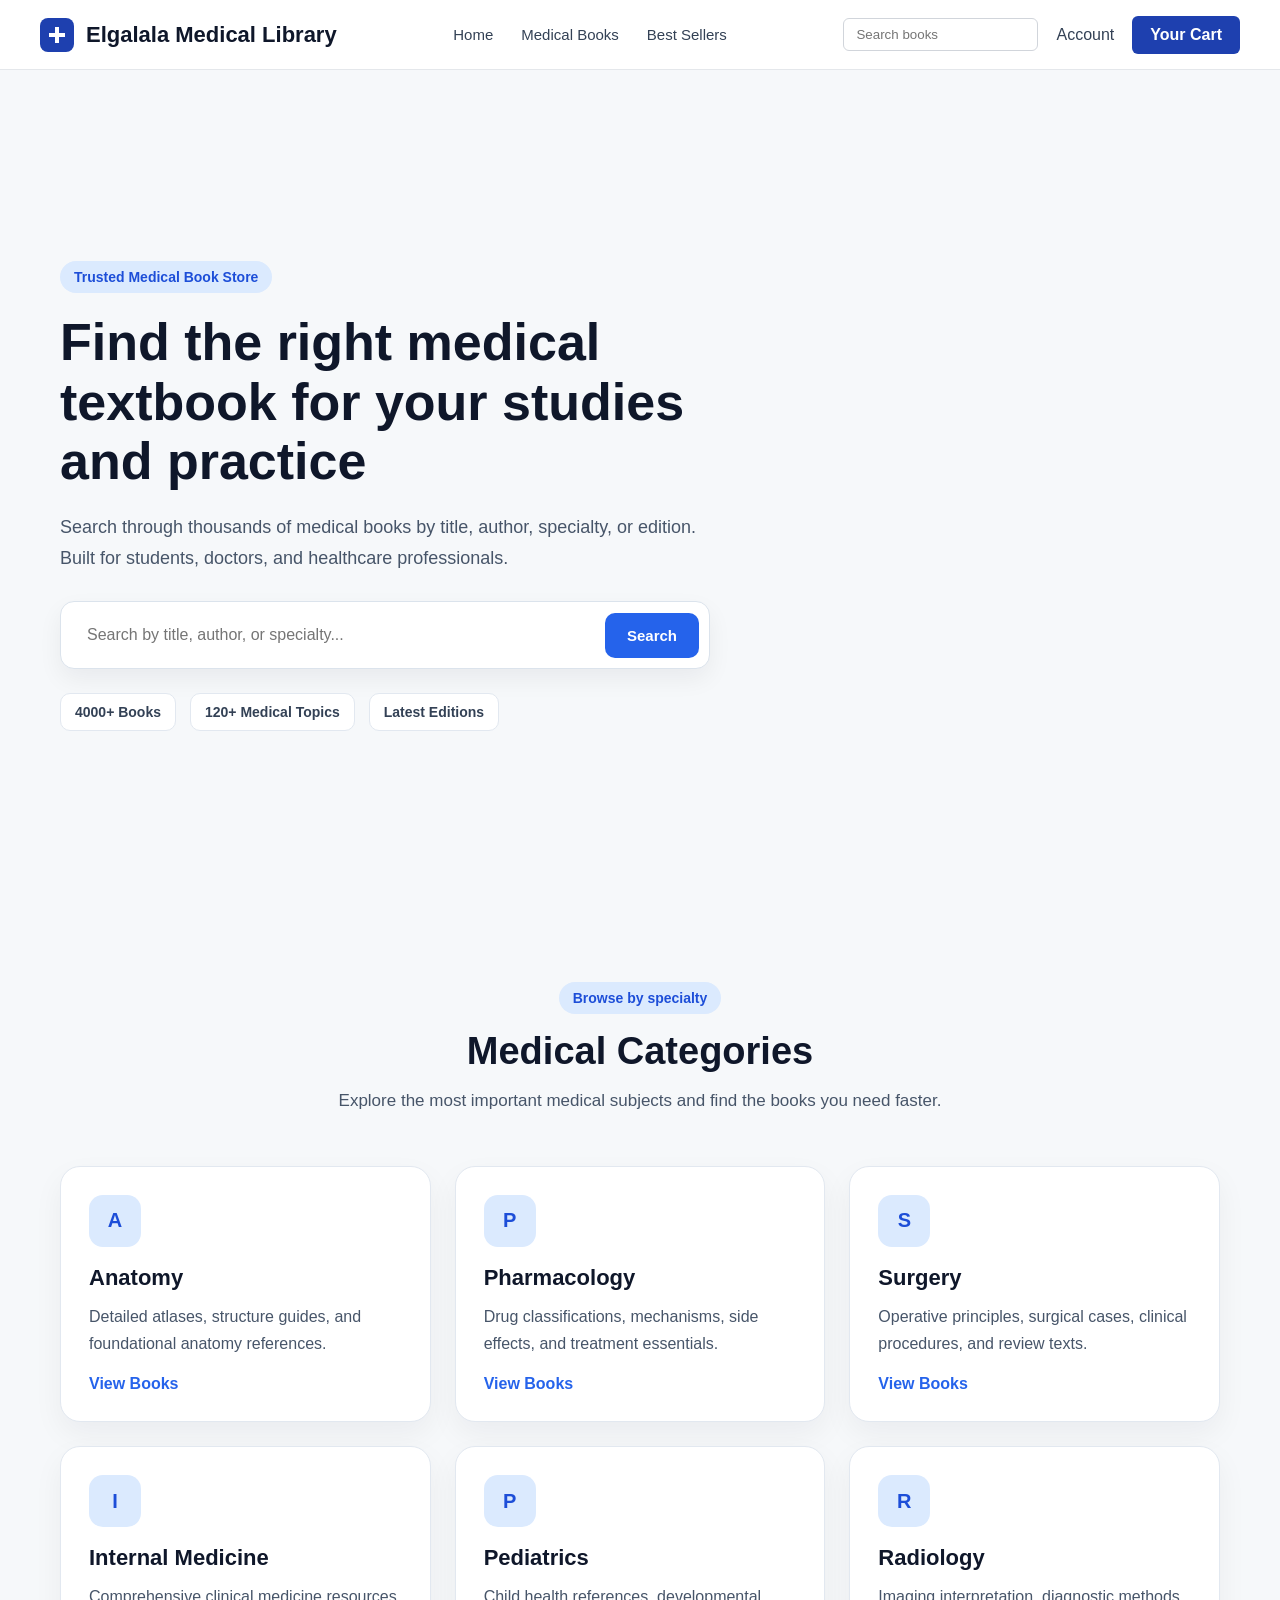
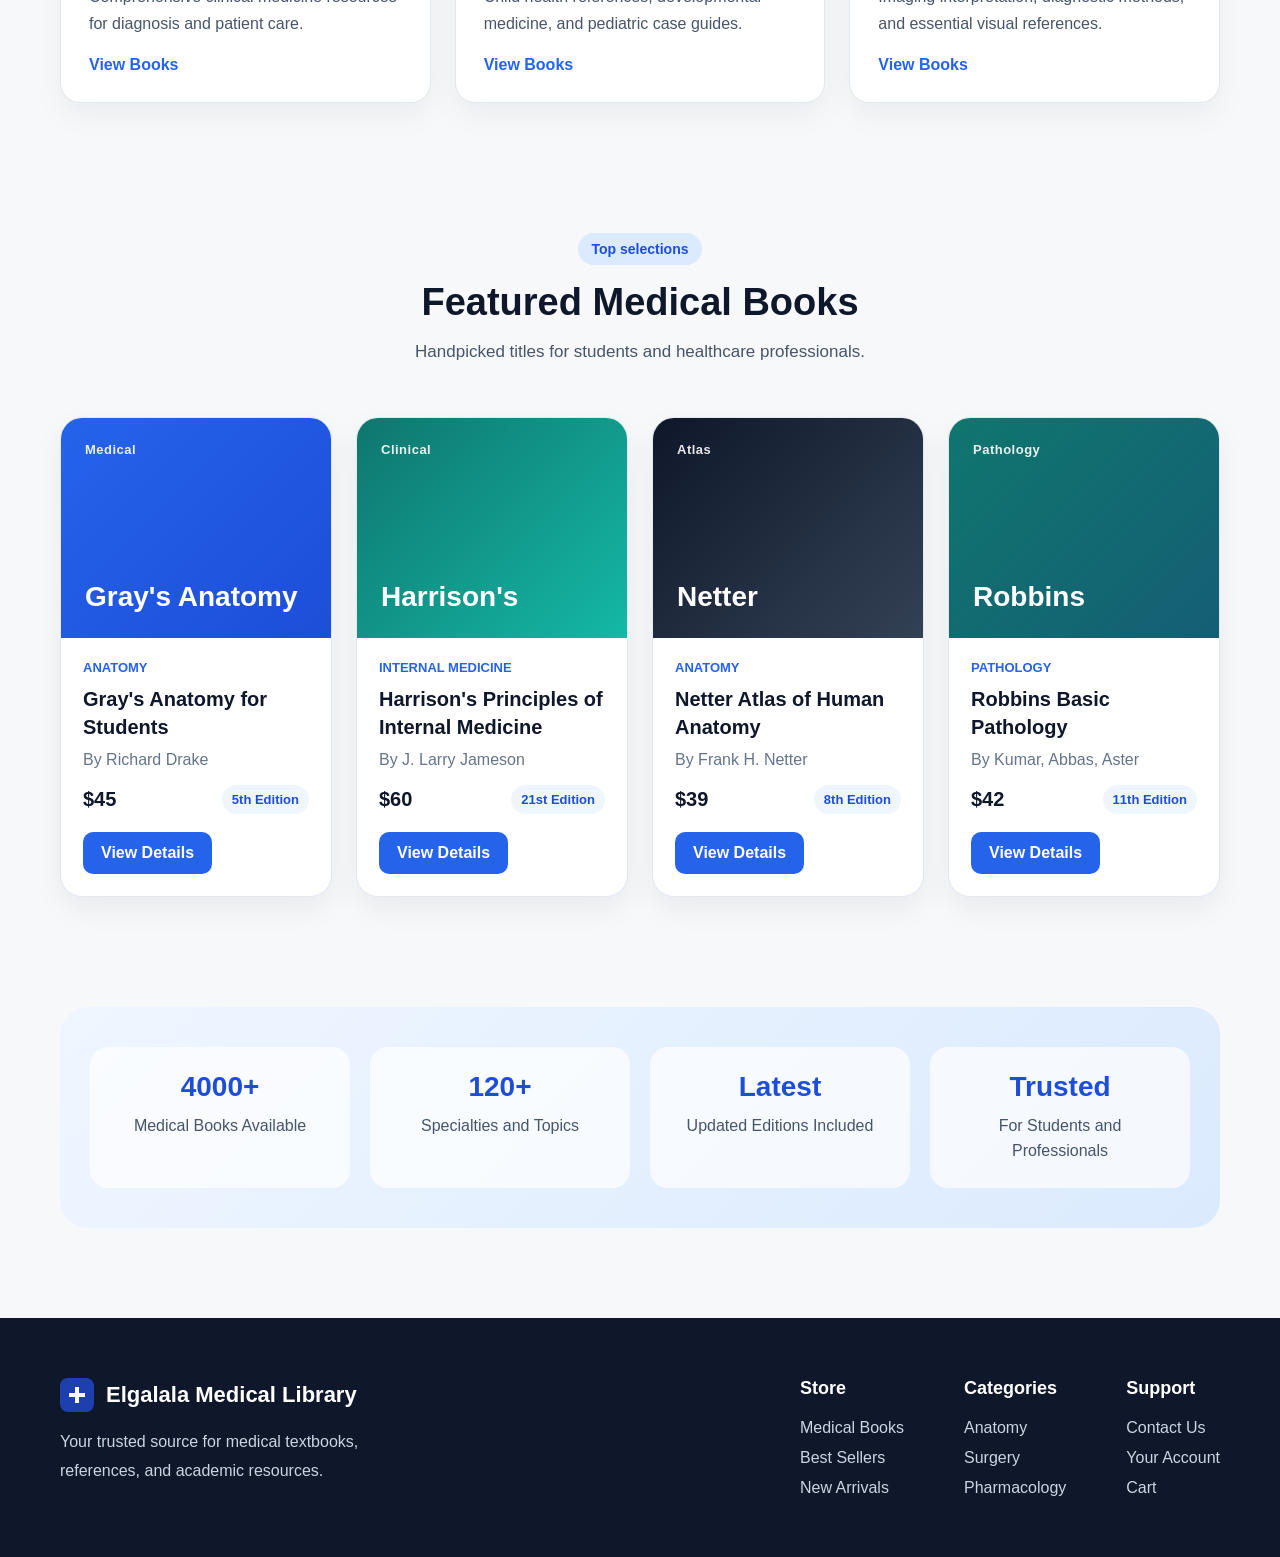
<file: index.html>
<!DOCTYPE html>
<html lang="en">
<head>
<meta charset="UTF-8">
<meta name="viewport" content="width=device-width, initial-scale=1.0">
<title>Elgalala Medical Library</title>
<link rel="stylesheet" href="style.css">
</head>

<body>

<nav class="navbar">

    <a href="#" class="logo">
        <div class="logo-icon"></div>
        <span>Elgalala Medical Library</span>
    </a>

    <ul class="nav-links">
        <li><a href="#">Home</a></li>
        <li><a href="#">Medical Books</a></li>
        <li><a href="#">Best Sellers</a></li>
    </ul>

    <div class="nav-right">
    <input class="search" type="text" placeholder="Search books">
    <a class="login" href="#">Account</a>
    <a class="shop-btn" href="#">Your Cart</a>
    </div>

</nav>

<!-- Hero Section -->

<section class="hero">
    <div class="hero-text">
      <p class="hero-badge">Trusted Medical Book Store</p>
      <h1>Find the right medical textbook for your studies and practice</h1>
      <p class="hero-description">
        Search through thousands of medical books by title, author, specialty, or edition.
        Built for students, doctors, and healthcare professionals.
      </p>

      <form class="search-box">
        <input type="text" placeholder="Search by title, author, or specialty..." />
        <button type="submit">Search</button>
      </form>

      <div class="hero-info">
        <span>4000+ Books</span>
        <span>120+ Medical Topics</span>
        <span>Latest Editions</span>
      </div>
    </div>
<!--
    <div class="hero-image-card">
      <div class="book-stack">
        <div class="book book-1">Anatomy</div>
        <div class="book book-2">Pharmacology</div>
        <div class="book book-3">Surgery</div>
      </div>
    </div>-->
  </section>


  <!-- Categories Section -->

<section class="categories">
  <div class="section-header">
    <p class="section-tag">Browse by specialty</p>
    <h2>Medical Categories</h2>
    <p class="section-description">
      Explore the most important medical subjects and find the books you need faster.
    </p>
  </div>

  <div class="categories-grid">
    <div class="category-card">
      <div class="category-icon">A</div>
      <h3>Anatomy</h3>
      <p>Detailed atlases, structure guides, and foundational anatomy references.</p>
      <a href="#">View Books</a>
    </div>

    <div class="category-card">
      <div class="category-icon">P</div>
      <h3>Pharmacology</h3>
      <p>Drug classifications, mechanisms, side effects, and treatment essentials.</p>
      <a href="#">View Books</a>
    </div>

    <div class="category-card">
      <div class="category-icon">S</div>
      <h3>Surgery</h3>
      <p>Operative principles, surgical cases, clinical procedures, and review texts.</p>
      <a href="#">View Books</a>
    </div>

    <div class="category-card">
      <div class="category-icon">I</div>
      <h3>Internal Medicine</h3>
      <p>Comprehensive clinical medicine resources for diagnosis and patient care.</p>
      <a href="#">View Books</a>
    </div>

    <div class="category-card">
      <div class="category-icon">P</div>
      <h3>Pediatrics</h3>
      <p>Child health references, developmental medicine, and pediatric case guides.</p>
      <a href="#">View Books</a>
    </div>

    <div class="category-card">
      <div class="category-icon">R</div>
      <h3>Radiology</h3>
      <p>Imaging interpretation, diagnostic methods, and essential visual references.</p>
      <a href="#">View Books</a>
    </div>
  </div>
</section>

<!-- Featured Books Section -->

<section class="featured-books">
  <div class="section-header">
    <p class="section-tag">Top selections</p>
    <h2>Featured Medical Books</h2>
    <p class="section-description">
      Handpicked titles for students and healthcare professionals.
    </p>
  </div>

  <div class="books-grid">
    <div class="book-card">
      <div class="book-cover blue-cover">
        <span>Medical</span>
        <h3>Gray's Anatomy</h3>
      </div>
      <div class="book-card-content">
        <p class="book-category">Anatomy</p>
        <h4>Gray's Anatomy for Students</h4>
        <p class="book-author">By Richard Drake</p>
        <div class="book-meta">
          <span class="price">$45</span>
          <span class="edition">5th Edition</span>
        </div>
        <a href="#" class="card-btn">View Details</a>
      </div>
    </div>

    <div class="book-card">
      <div class="book-cover green-cover">
        <span>Clinical</span>
        <h3>Harrison's</h3>
      </div>
      <div class="book-card-content">
        <p class="book-category">Internal Medicine</p>
        <h4>Harrison's Principles of Internal Medicine</h4>
        <p class="book-author">By J. Larry Jameson</p>
        <div class="book-meta">
          <span class="price">$60</span>
          <span class="edition">21st Edition</span>
        </div>
        <a href="#" class="card-btn">View Details</a>
      </div>
    </div>

    <div class="book-card">
      <div class="book-cover dark-cover">
        <span>Atlas</span>
        <h3>Netter</h3>
      </div>
      <div class="book-card-content">
        <p class="book-category">Anatomy</p>
        <h4>Netter Atlas of Human Anatomy</h4>
        <p class="book-author">By Frank H. Netter</p>
        <div class="book-meta">
          <span class="price">$39</span>
          <span class="edition">8th Edition</span>
        </div>
        <a href="#" class="card-btn">View Details</a>
      </div>
    </div>

    <div class="book-card">
      <div class="book-cover teal-cover">
        <span>Pathology</span>
        <h3>Robbins</h3>
      </div>
      <div class="book-card-content">
        <p class="book-category">Pathology</p>
        <h4>Robbins Basic Pathology</h4>
        <p class="book-author">By Kumar, Abbas, Aster</p>
        <div class="book-meta">
          <span class="price">$42</span>
          <span class="edition">11th Edition</span>
        </div>
        <a href="#" class="card-btn">View Details</a>
      </div>
    </div>
  </div>
</section>

<!-- Trust Section -->

<section class="trust-section">
  <div class="trust-box">
    <div class="trust-item">
      <h3>4000+</h3>
      <p>Medical Books Available</p>
    </div>

    <div class="trust-item">
      <h3>120+</h3>
      <p>Specialties and Topics</p>
    </div>

    <div class="trust-item">
      <h3>Latest</h3>
      <p>Updated Editions Included</p>
    </div>

    <div class="trust-item">
      <h3>Trusted</h3>
      <p>For Students and Professionals</p>
    </div>
  </div>
</section>

<!-- Footer -->

<footer class="footer">
  <div class="footer-left">
    <a href="#" class="footer-logo">
      <div class="logo-icon"></div>
      <span>Elgalala Medical Library</span>
    </a>
    <p>
      Your trusted source for medical textbooks, references, and academic resources.
    </p>
  </div>

  <div class="footer-links">
    <div class="footer-column">
      <h4>Store</h4>
      <a href="#">Medical Books</a>
      <a href="#">Best Sellers</a>
      <a href="#">New Arrivals</a>
    </div>

    <div class="footer-column">
      <h4>Categories</h4>
      <a href="#">Anatomy</a>
      <a href="#">Surgery</a>
      <a href="#">Pharmacology</a>
    </div>

    <div class="footer-column">
      <h4>Support</h4>
      <a href="#">Contact Us</a>
      <a href="#">Your Account</a>
      <a href="#">Cart</a>
    </div>
  </div>
</footer>

</body>

</html>
</file>
<file: style.css>
*{
margin:0;
padding:0;
box-sizing:border-box;
font-family:Arial, Helvetica, sans-serif;
}

body{
background:#f6f8fa;
}

/* NAVBAR */

.navbar{
width:100%;
height:70px;
background:white;
display:flex;
align-items:center;
justify-content:space-between;
padding:0 40px;
border-bottom:1px solid #e4e7eb;
}

/* LOGO */

.logo{
display:flex;
align-items:center;
gap:12px;
font-size:22px;
font-weight:700;
color:#0f172a;
text-decoration:none;
}

.logo-icon{
width:34px;
height:34px;
background:#1e40af;
border-radius:8px;
position:relative;
display:flex;
align-items:center;
justify-content:center;
}

/* medical cross */

.logo-icon::before{
content:"";
width:16px;
height:4px;
background:white;
position:absolute;
}

.logo-icon::after{
content:"";
width:4px;
height:16px;
background:white;
position:absolute;
}

/* NAV LINKS */

.nav-links{
display:flex;
list-style:none;
gap:28px;
}

.nav-links a{
text-decoration:none;
color:#334155;
font-size:15px;
font-weight:500;
transition:0.2s;
}

.nav-links a:hover{
color:#1e40af;
}

/* RIGHT SIDE */

.nav-right{
display:flex;
align-items:center;
gap:18px;
}

.search{
padding:8px 12px;
border:1px solid #d1d5db;
border-radius:6px;
outline:none;
}

.login{
text-decoration:none;
color:#334155;
font-weight:500;
}

.shop-btn{
background:#1e40af;
color:white;
padding:10px 18px;
border-radius:6px;
text-decoration:none;
font-weight:600;
}

.shop-btn:hover{
background:#1d4ed8;
}



/* HERO */

.hero {
  min-height: calc(100vh - 78px);
  padding: 70px 60px 40px;
  display: flex;
  align-items: center;
  justify-content: space-between;
  gap: 50px;
}

.hero-text {
  flex: 1;
  max-width: 650px;
}

.hero-badge {
  display: inline-block;
  background: #dbeafe;
  color: #1d4ed8;
  padding: 8px 14px;
  border-radius: 999px;
  font-size: 14px;
  font-weight: 700;
  margin-bottom: 20px;
}

.hero-text h1 {
  font-size: 52px;
  line-height: 1.15;
  margin-bottom: 20px;
  color: #0f172a;
}

.hero-description {
  font-size: 18px;
  line-height: 1.7;
  color: #475569;
  margin-bottom: 28px;
}

.search-box {
  display: flex;
  align-items: center;
  background: #ffffff;
  border: 1px solid #dbe3ec;
  border-radius: 14px;
  padding: 10px;
  box-shadow: 0 10px 25px rgba(15, 23, 42, 0.06);
  margin-bottom: 24px;
}

.search-box input {
  flex: 1;
  border: none;
  outline: none;
  padding: 14px 16px;
  font-size: 16px;
  color: #0f172a;
}

.search-box button {
  border: none;
  background: #2563eb;
  color: white;
  padding: 14px 22px;
  border-radius: 10px;
  font-size: 15px;
  font-weight: 700;
  cursor: pointer;
  transition: 0.2s;
}

.search-box button:hover {
  background: #1d4ed8;
}

.hero-info {
  display: flex;
  flex-wrap: wrap;
  gap: 14px;
}

.hero-info span {
  background: #ffffff;
  border: 1px solid #e2e8f0;
  color: #334155;
  padding: 10px 14px;
  border-radius: 10px;
  font-size: 14px;
  font-weight: 600;
}

/* RIGHT VISUAL */

.hero-image-card {
  flex: 1;
  display: flex;
  justify-content: center;
  align-items: center;
}

.book-stack {
  width: 360px;
  height: 360px;
  background: linear-gradient(135deg, #eff6ff, #dbeafe);
  border-radius: 28px;
  position: relative;
  box-shadow: 0 18px 40px rgba(37, 99, 235, 0.12);
}

.book {
  width: 210px;
  height: 58px;
  border-radius: 10px;
  position: absolute;
  left: 75px;
  display: flex;
  align-items: center;
  padding-left: 20px;
  color: white;
  font-weight: 700;
  letter-spacing: 0.3px;
  box-shadow: 0 10px 20px rgba(15, 23, 42, 0.15);
}

.book-1 {
  top: 90px;
  background: #1d4ed8;
  transform: rotate(-8deg);
}

.book-2 {
  top: 150px;
  background: #2563eb;
  transform: rotate(4deg);
}

.book-3 {
  top: 210px;
  background: #0f766e;
  transform: rotate(-5deg);
}

/* RESPONSIVE */

@media (max-width: 1100px) {
  .hero {
    flex-direction: column;
    text-align: center;
  }

  .hero-text {
    max-width: 100%;
  }

  .hero-info {
    justify-content: center;
  }
}

@media (max-width: 900px) {
  .navbar {
    padding: 20px 24px;
    flex-wrap: wrap;
    gap: 18px;
  }

  .nav-links {
    width: 100%;
    justify-content: center;
    flex-wrap: wrap;
  }

  .hero {
    padding: 50px 24px;
  }

  .hero-text h1 {
    font-size: 38px;
  }

  .search-box {
    flex-direction: column;
    gap: 10px;
  }

  .search-box input,
  .search-box button {
    width: 100%;
  }

  .book-stack {
    width: 300px;
    height: 300px;
  }

  .book {
    width: 180px;
    left: 60px;
  }
}

/* SECTION SHARED */

.section-header {
  text-align: center;
  max-width: 700px;
  margin: 0 auto 50px;
}

.section-tag {
  display: inline-block;
  background: #dbeafe;
  color: #1d4ed8;
  padding: 8px 14px;
  border-radius: 999px;
  font-size: 14px;
  font-weight: 700;
  margin-bottom: 16px;
}

.section-header h2 {
  font-size: 38px;
  color: #0f172a;
  margin-bottom: 14px;
}

.section-description {
  font-size: 17px;
  line-height: 1.7;
  color: #475569;
}

/* CATEGORIES */

.categories {
  padding: 90px 60px 40px;
}

.categories-grid {
  display: grid;
  grid-template-columns: repeat(3, 1fr);
  gap: 24px;
}

.category-card {
  background: white;
  border: 1px solid #e2e8f0;
  border-radius: 20px;
  padding: 28px;
  box-shadow: 0 12px 30px rgba(15, 23, 42, 0.05);
  transition: 0.25s;
}

.category-card:hover {
  transform: translateY(-6px);
  box-shadow: 0 16px 35px rgba(15, 23, 42, 0.08);
}

.category-icon {
  width: 52px;
  height: 52px;
  background: #dbeafe;
  color: #1d4ed8;
  border-radius: 14px;
  display: flex;
  align-items: center;
  justify-content: center;
  font-size: 20px;
  font-weight: 700;
  margin-bottom: 18px;
}

.category-card h3 {
  font-size: 22px;
  color: #0f172a;
  margin-bottom: 12px;
}

.category-card p {
  color: #475569;
  line-height: 1.7;
  margin-bottom: 18px;
}

.category-card a {
  text-decoration: none;
  color: #2563eb;
  font-weight: 700;
}

/* FEATURED BOOKS */

.featured-books {
  padding: 90px 60px;
}

.books-grid {
  display: grid;
  grid-template-columns: repeat(4, 1fr);
  gap: 24px;
}

.book-card {
  background: white;
  border: 1px solid #e2e8f0;
  border-radius: 22px;
  overflow: hidden;
  box-shadow: 0 12px 30px rgba(15, 23, 42, 0.06);
  transition: 0.25s;
}

.book-card:hover {
  transform: translateY(-6px);
  box-shadow: 0 18px 36px rgba(15, 23, 42, 0.08);
}

.book-cover {
  height: 220px;
  padding: 24px;
  color: white;
  display: flex;
  flex-direction: column;
  justify-content: space-between;
}

.book-cover span {
  font-size: 13px;
  font-weight: 700;
  opacity: 0.9;
  letter-spacing: 0.5px;
}

.book-cover h3 {
  font-size: 28px;
  line-height: 1.2;
}

.blue-cover {
  background: linear-gradient(135deg, #2563eb, #1d4ed8);
}

.green-cover {
  background: linear-gradient(135deg, #0f766e, #14b8a6);
}

.dark-cover {
  background: linear-gradient(135deg, #0f172a, #334155);
}

.teal-cover {
  background: linear-gradient(135deg, #0f766e, #155e75);
}

.book-card-content {
  padding: 22px;
}

.book-category {
  color: #2563eb;
  font-size: 13px;
  font-weight: 700;
  margin-bottom: 10px;
  text-transform: uppercase;
}

.book-card-content h4 {
  font-size: 20px;
  color: #0f172a;
  line-height: 1.4;
  margin-bottom: 10px;
}

.book-author {
  color: #64748b;
  margin-bottom: 16px;
}

.book-meta {
  display: flex;
  align-items: center;
  justify-content: space-between;
  margin-bottom: 18px;
}

.price {
  font-size: 20px;
  font-weight: 700;
  color: #0f172a;
}

.edition {
  background: #eff6ff;
  color: #1d4ed8;
  padding: 7px 10px;
  border-radius: 999px;
  font-size: 13px;
  font-weight: 700;
}

.card-btn {
  display: inline-block;
  text-decoration: none;
  background: #2563eb;
  color: white;
  padding: 12px 18px;
  border-radius: 10px;
  font-weight: 700;
  transition: 0.2s;
}

.card-btn:hover {
  background: #1d4ed8;
}

/* TRUST SECTION */

.trust-section {
  padding: 20px 60px 90px;
}

.trust-box {
  background: linear-gradient(135deg, #eff6ff, #dbeafe);
  border-radius: 28px;
  padding: 40px 30px;
  display: grid;
  grid-template-columns: repeat(4, 1fr);
  gap: 20px;
}

.trust-item {
  background: rgba(255, 255, 255, 0.7);
  border-radius: 18px;
  padding: 24px;
  text-align: center;
}

.trust-item h3 {
  font-size: 28px;
  color: #1d4ed8;
  margin-bottom: 10px;
}

.trust-item p {
  color: #475569;
  line-height: 1.6;
}

/* FOOTER */

.footer {
  background: #0f172a;
  color: white;
  padding: 60px;
  display: flex;
  justify-content: space-between;
  gap: 40px;
  flex-wrap: wrap;
}

.footer-left {
  max-width: 380px;
}

.footer-logo {
  display: flex;
  align-items: center;
  gap: 12px;
  text-decoration: none;
  color: white;
  font-size: 22px;
  font-weight: 700;
  margin-bottom: 16px;
}

.footer-left p {
  color: #cbd5e1;
  line-height: 1.8;
}

.footer-links {
  display: flex;
  gap: 60px;
  flex-wrap: wrap;
}

.footer-column {
  display: flex;
  flex-direction: column;
  gap: 12px;
}

.footer-column h4 {
  margin-bottom: 8px;
  font-size: 18px;
}

.footer-column a {
  text-decoration: none;
  color: #cbd5e1;
  transition: 0.2s;
}

.footer-column a:hover {
  color: white;
}

/* RESPONSIVE ADDITIONS */

@media (max-width: 1100px) {
  .categories-grid {
    grid-template-columns: repeat(2, 1fr);
  }

  .books-grid {
    grid-template-columns: repeat(2, 1fr);
  }

  .trust-box {
    grid-template-columns: repeat(2, 1fr);
  }
}

@media (max-width: 700px) {
  .categories,
  .featured-books,
  .trust-section,
  .footer {
    padding-left: 24px;
    padding-right: 24px;
  }

  .categories-grid,
  .books-grid,
  .trust-box {
    grid-template-columns: 1fr;
  }

  .section-header h2 {
    font-size: 30px;
  }

  .footer {
    flex-direction: column;
  }
}
</file>
